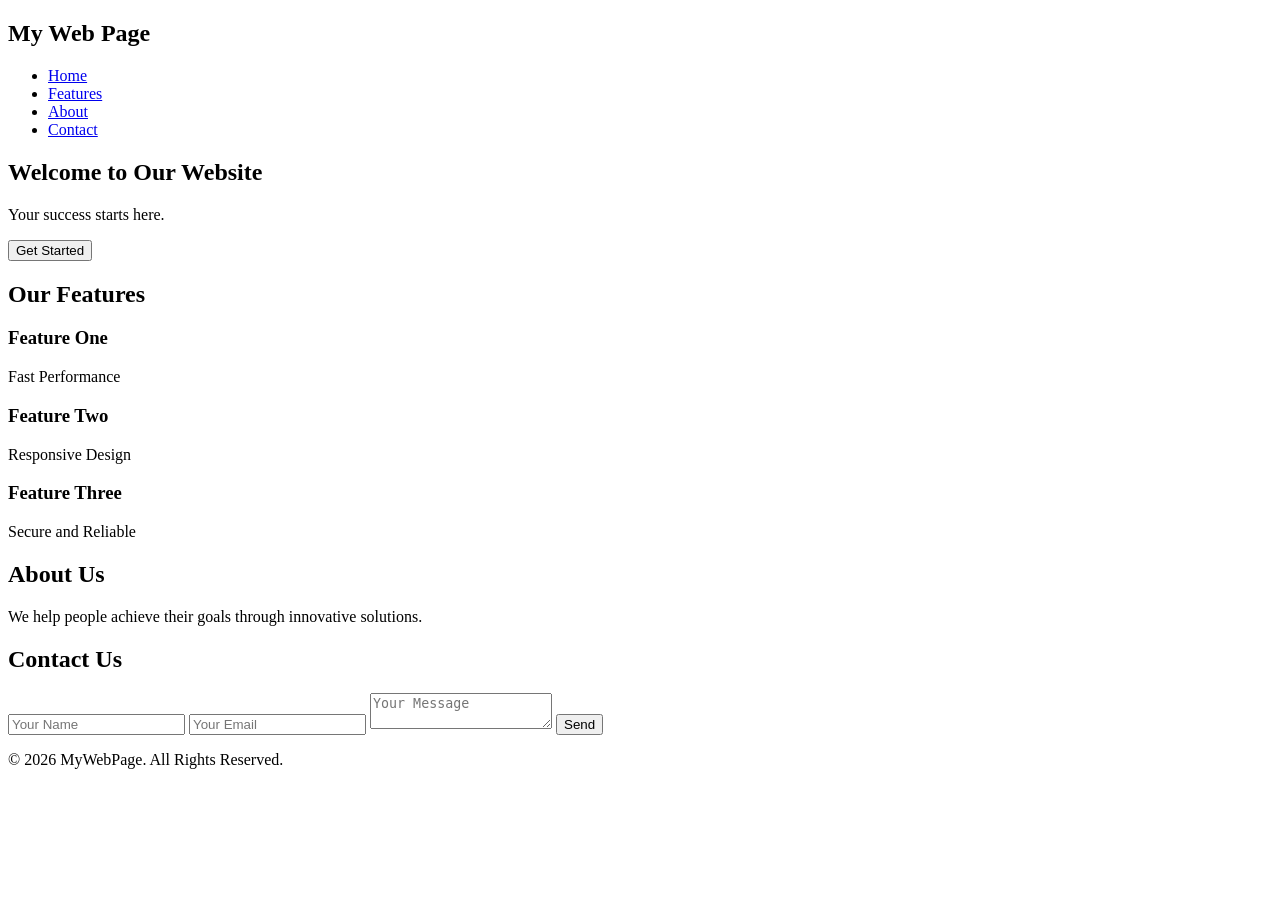
<file: Day_1/index.html>
<!DOCTYPE html>
<html lang="en">
<head>
    <meta charset="UTF-8">
    <meta name="viewport" content="width=device-width, initial-scale=1.0">
    <title>Landing Page</title>
</head>
<body>
    <header>
        <nav>
            <h1>My Web Page</h1>
             <ul>
                <li><a href="#home">Home</a></li>
                <li><a href="#features">Features</a></li>
                <li><a href="#about">About</a></li>
                <li><a href="#contact">Contact</a></li>
            </ul>
        </nav>
    </header>

    <section id="home">
        <h2>Welcome to Our Website</h2>
        <p>Your success starts here.</p>
        <button>Get Started</button>
    </section>

     <section id="features">
        <h2>Our Features</h2>

        <div>
            <h3>Feature One</h3>
            <p>Fast Performance</p>
        </div>

        <div>
            <h3>Feature Two</h3>
            <p>Responsive Design</p>
        </div>

        <div>
            <h3>Feature Three</h3>
            <p>Secure and Reliable</p>
        </div>
    </section>

    <section id="about">
        <h2>About Us</h2>
        <p>We help people achieve their goals through innovative solutions.</p>
    </section>

     <section id="contact">
        <h2>Contact Us</h2>
        <form>
            <input type="text" placeholder="Your Name">
            <input type="email" placeholder="Your Email">
            <textarea placeholder="Your Message"></textarea>
            <button type="submit">Send</button>
        </form>
    </section>

    <footer>
        <p>&copy; 2026 MyWebPage. All Rights Reserved.</p>
    </footer>

</body>
</html>
</file>
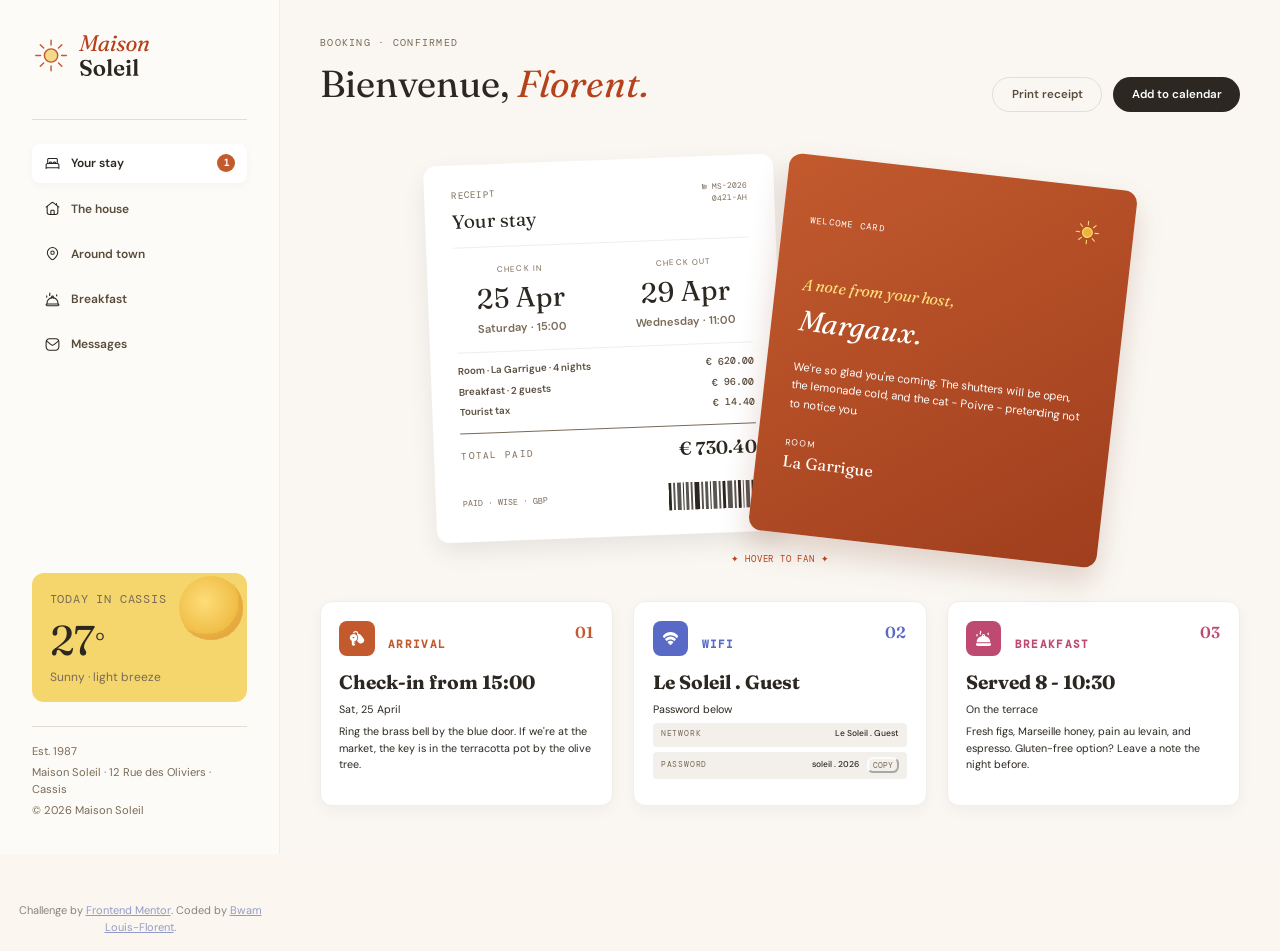
<file: Day_2/index.html>
<!DOCTYPE html>
<html lang="en">
<head>
  <meta charset="UTF-8">
  <meta name="viewport" content="width=device-width, initial-scale=1.0"> <!-- displays site properly based on user's device -->

  <link rel="icon" type="image/png" sizes="32x32" href="./assets/images/favicon-32x32.png">

  <title>Hotel booking confirmation page</title>

  <!-- Google fonts -->
   <link rel="preconnect" href="https://fonts.googleapis.com">
   <link rel="preconnect" href="https://fonts.gstatic.com" crossorigin>
   <link href="https://fonts.googleapis.com/css2?family=DM+Mono:ital,wght@0,400;0,500;1,400&family=DM+Sans:ital,opsz,wght@0,9..40,400;0,9..40,500;0,9..40,600;1,9..40,400&family=Fraunces:ital,opsz,wght@0,9..144,400;1,9..144,400&display=swap" rel="stylesheet">

   <link rel="stylesheet" href="styles.css">
  <style>
    .attribution { font-size: 0.6875rem; text-align: center; }
    .attribution a { color: hsl(228, 45%, 44%); }
  </style>
</head>
<body>
<aside>
  <!-- Sidebar starts -->

  <img src="images/logo.svg" alt="Mon Soleil">

  <!-- Guest navigation -->

  <nav>
    <ul>
      <li><a href="#"><img src="images/icon-bed.svg" alt="">Your stay <span>1</span></a></li>
      <li><a href="#"><img src="images/icon-house.svg" alt="">The house</a></li>
      <li><a href="#"><img src="images/icon-pin.svg" alt="">Around town</a></li>
      <li><a href="#"><img src="images/icon-breakfast-outline.svg" alt="">Breakfast</a></li>
      <li><a href="#"><img src="images/icon-mail.svg" alt="">Messages</a></li>
    </ul>
  </nav>

  <!-- Local weather -->
<div class="weather-card">

<div class="weather-top">
  <p>Today in Cassis</p>
  <img src="images/icon-weather.svg" alt="" class="weather-icon">
</div>

<div class="weather-temperature">
  <span>27</span><sup>°</sup>
</div>

  <p class="weather-condition">Sunny · light breeze</p>

</div>  

<footer>
  <p>Est. 1987</p>
  <P>Maison Soleil · 12 Rue des Oliviers · Cassis</P>
  <p>© 2026 Maison Soleil</p>
</footer>  

  <!-- Sidebar ends -->
</aside>

<main>
  <!-- Main content starts -->
<header>
  <div>
    <p>Booking · Confirmed</p>
  <h1>Bienvenue, <em>Florent.</em></h1>
  </div>  
  <div class="header-actions">
  <button class="btn-outline">Print receipt</button>
  <button class="btn-filled">Add to calendar</button>
  </div>
</header>

  <!-- Booking cards start -->
<div>
 <!-- Receipt + host one -->
<section class="booking-visual">

<article class="receipt">
<div class="receipt-top">
  <div>  
  <p class="receipt-label">Receipt</p>
  <h2>Your stay</h2>
  </div>
  <div class="receipt-number">
  <p>№ MS-2026</p>
  <p>0421-AH</p>
  </div>
  </div>

<div class="date-grid">
  <div>
  <p class="small-label">Check in</p>
  <p class="big-date">25 Apr</p>
  <p class="small-text">Saturday · 15:00</p>
  </div>  

  <div>
  <p class="small-label">Check out</p>
  <p class="big-date">29 Apr</p>
  <p class="small-text">Wednesday · 11:00</p>
  </div>
  </div>

<div class="cost-list">
  <div><span>Room · La Garrigue · 4 nights</span><span>€ 620.00</span></div>
  <div><span>Breakfast · 2 guests</span><span>€ 96.00</span></div>
  <div><span>Tourist tax</span><span>€ 14.40</span></div>
  </div>  

<div class="total"> 
  <span>Total paid</span>
  <strong>€ 730.40</strong>
  </div> 

<div class="receipt-button">  
  <p>Paid · Wise · GBP</p>
  <img src="images/icon-barcode.svg" alt="barcode" class="barcode">
  </div>
<!-- Barcode image -->
</article>

<article class="host-note">
  <!-- Note from host card -->
   <img src="images/icon-sun.svg" alt="" class="host-sun">
  <p class="host-label">Welcome card</p>
  <p class="host-intro">A note from your host,</p>
  <h2>Margaux.</h2>
  <p class="host-message">We're so glad you're coming. The shutters will be open, the lemonade cold, and the cat - Poivre - pretending not to notice you.</p>
  <p class="room-label">Room</p>
  <p class="room-name">La Garrigue</p>

  <!-- Booking cards end -->
</article>
</section>

<p class="fan-label">✦ HOVER TO FAN ✦</p>

  <!-- Information cards -->

<section class="info-cards">

<article class="info-card">
    <!-- Arrival -->
  <img src="images/icon-key.svg" alt="" class="info-icon">  

  <span class="card-number">01</span>

  <h2>Arrival</h2>
  <h3>Check-in from 15:00</h3>
  <p class="card-date">Sat, 25 April</p>
  <p>Ring the brass bell by the blue door. If we're at the market, the key is in the terracotta pot by the olive tree.
</p>
</article>
 
<!-- Wifi -->
 <article class="info-card">
    <img src="images/icon-wifi.svg" alt="" class="info-icon">

    <span class="card-number">02</span>

    <h2>Wifi</h2>
    <h3>Le Soleil . Guest</h3>
    <p class="password-label">Password below</p>

    <div class="wifi-row">
    <span>NETWORK</span>
    <strong>Le Soleil . Guest</strong>
    </div>

    <div class="wifi-row">
    <span>PASSWORD</span>
    <strong>soleil . 2026</strong>
    <button>COPY</button>
    </div>
 </article>

<!-- Breakfast -->
<article class="info-card">
  <img src="images/icon-breakfast.svg" alt="" class="info-icon">  

  <span class="card-number">03</span>

  <h2>Breakfast</h2>
  <h3>Served 8 - 10:30</h3>
  <p>On the terrace</p>
  <p>Fresh figs, Marseille honey, pain au levain, and espresso. Gluten-free option? Leave a note the night before.</p>
</article> 

</section>
  
  <!-- Guest info row ends -->

  <!-- Main content ends -->
</main>

  <footer class="attribution">
    Challenge by <a href="https://www.frontendmentor.io?ref=challenge">Frontend Mentor</a>.
    Coded by <a href="#">Bwam Louis-Florent</a>.
  </footer>
</body>
</html>
</file>
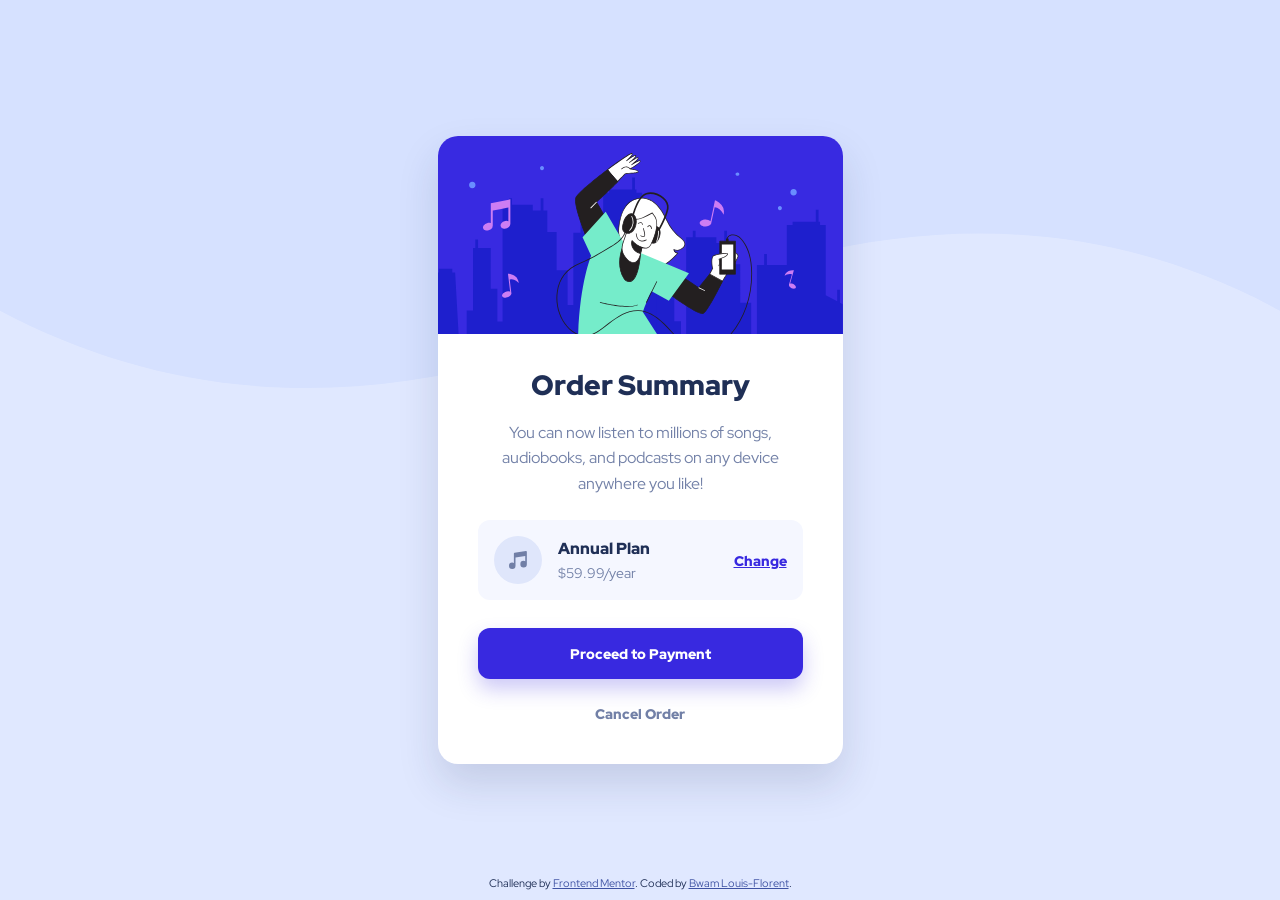
<file: Day_4/index.html>
<!DOCTYPE html>
<html lang="en">
<head>
  <meta charset="UTF-8">
  <meta name="viewport" content="width=device-width, initial-scale=1.0"> <!-- displays site properly based on user's device -->

<link rel="preconnect" href="https://fonts.googleapis.com">
<link rel="preconnect" href="https://fonts.gstatic.com" crossorigin>
<link href="https://fonts.googleapis.com/css2?family=Red+Hat+Display:ital,wght@0,300..900;1,300..900&display=swap" rel="stylesheet">
  <link rel="icon" type="image/png" sizes="32x32" href="./images/favicon-32x32.png">
  <link rel="stylesheet" href="style.css">
  
  <title>Frontend Mentor | Order summary card</title>

  <!-- Feel free to remove these styles or customise in your own stylesheet 👍 -->
  <style>
    .attribution { font-size: 0.6875rem; text-align: center; }
    .attribution a { color: hsl(228, 45%, 44%); }
  </style>
</head>
<body>
<section>
    <div class="container">
      <div class="image-container">
        <img src="./images/illustration-hero.svg" alt="illustration-hero" class="image">
      </div>
      <div class="content">
        <h1>Order Summary</h1>
        <p>You can now listen to millions of songs, audiobooks, and podcasts on any device anywhere you like!</p>
        <div class="plan">
          <img src="./images/icon-music.svg" alt="icon-music" class="icon">
          <div class="plan-details">
            <p>Annual Plan</p>
            <p>$59.99/year</p>
          </div>
          <a href="#" class="change">Change</a>
        </div>
        <button class="proceed">Proceed to Payment</button>
        <button class="cancel">Cancel Order</button>
      </div>
    </div>
  </section>

  <footer class="attribution">
    Challenge by <a href="https://www.frontendmentor.io?ref=challenge">Frontend Mentor</a>. 
    Coded by <a href="#">Bwam Louis-Florent</a>.
  </footer>
</body>                                                                                                                                                                     
</html>
</file>
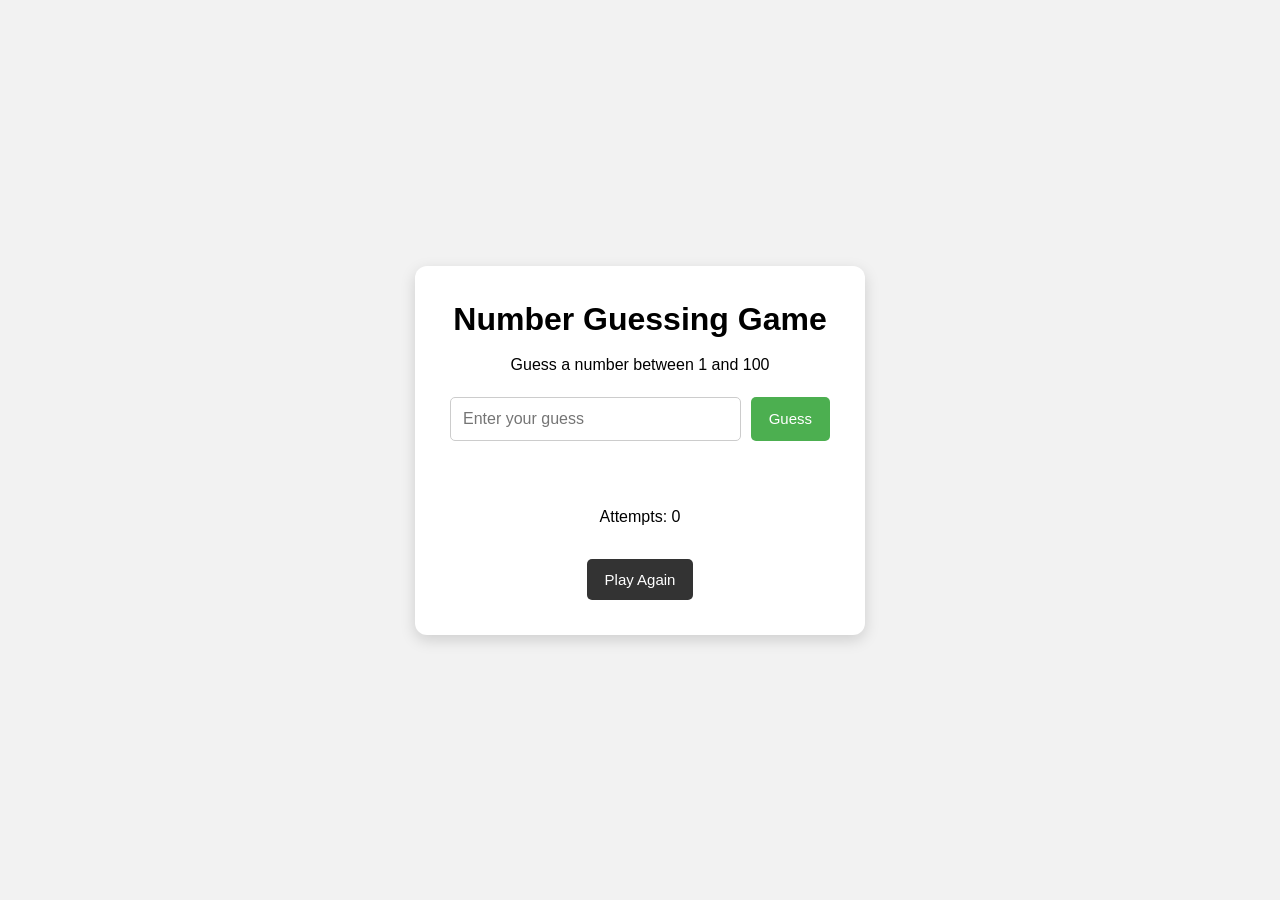
<file: Day_6/index.html>
<!DOCTYPE html>
<html lang="en">
<head>
    <meta charset="UTF-8">
    <meta name="viewport" content="width=device-width, initial-scale=1.0">

    <title>Number Guessing Game</title>

    <link rel="stylesheet" href="style.css">
</head>

<body>

    <div class="game-container">

        <h1>Number Guessing Game</h1>

        <p>
            Guess a number between 1 and 100
        </p>

        <div class="input-box">
            <input
                type="number"
                id="guessInput"
                placeholder="Enter your guess"
                min="1"
                max="100"
            >

            <button id="guessBtn">Guess</button>
        </div>

        <p id="message"></p>

         <p>
            Attempts: <span id="attempts">0</span>
        </p>

        <button id="restartBtn">Play Again</button>

    </div>

    <script src="script.js"></script>

</body>
</html>
</file>
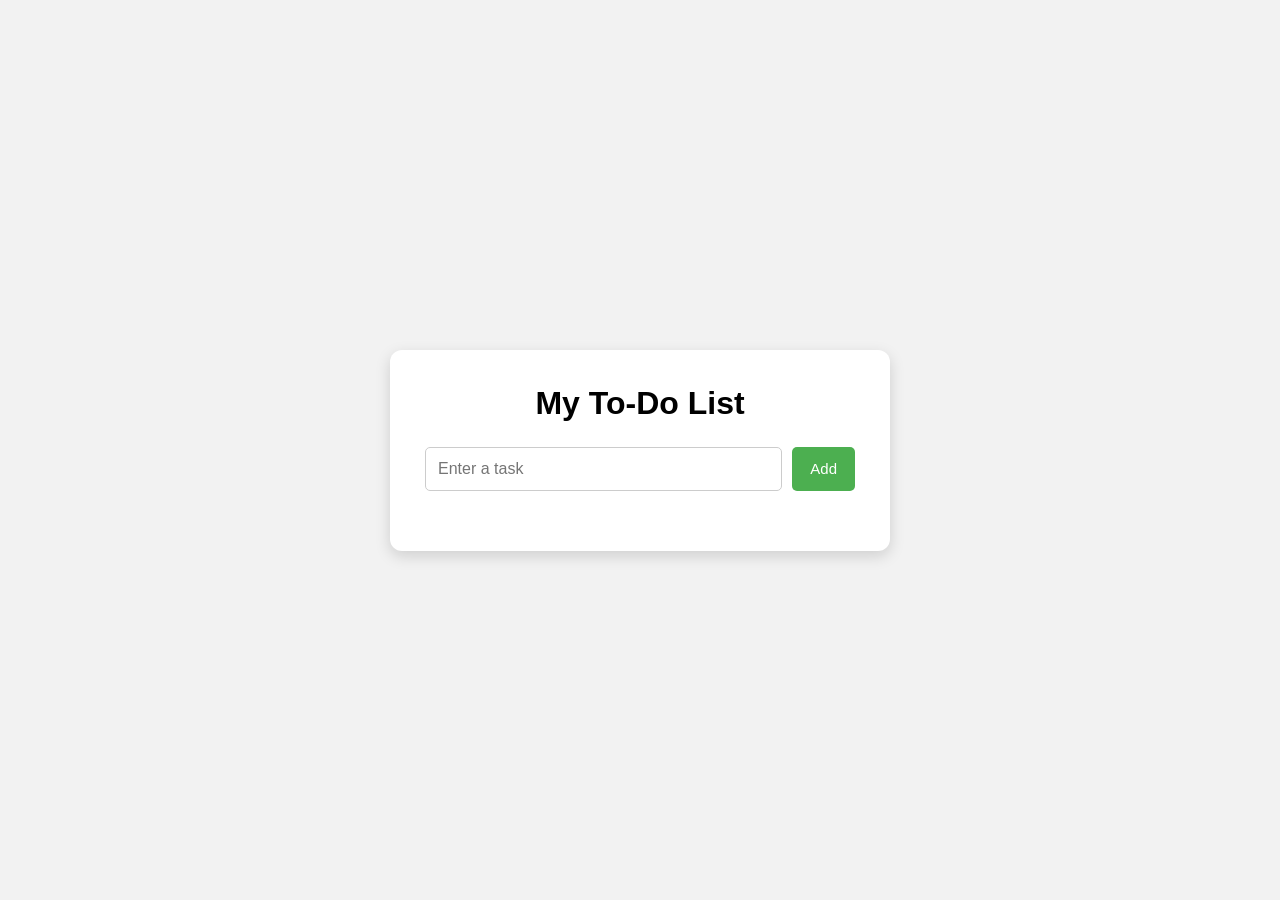
<file: Day_7/index.html>
<!DOCTYPE html>
<html lang="en">
<head>
    <meta charset="UTF-8">
    <meta name="viewport" content="width=device-width, initial-scale=1.0">
    <title>To-Do List</title>
    <link rel="stylesheet" href="style.css">
</head>

<body>

    <div class="container">
        <h1>My To-Do List</h1>

                <div class="input-box">
            <input type="text" id="taskInput" placeholder="Enter a task">
            <button id="addBtn">Add</button>
        </div>

        <ul id="taskList"></ul>
    </div>

    <script src="script.js"></script>
</body>
</html>
</file>
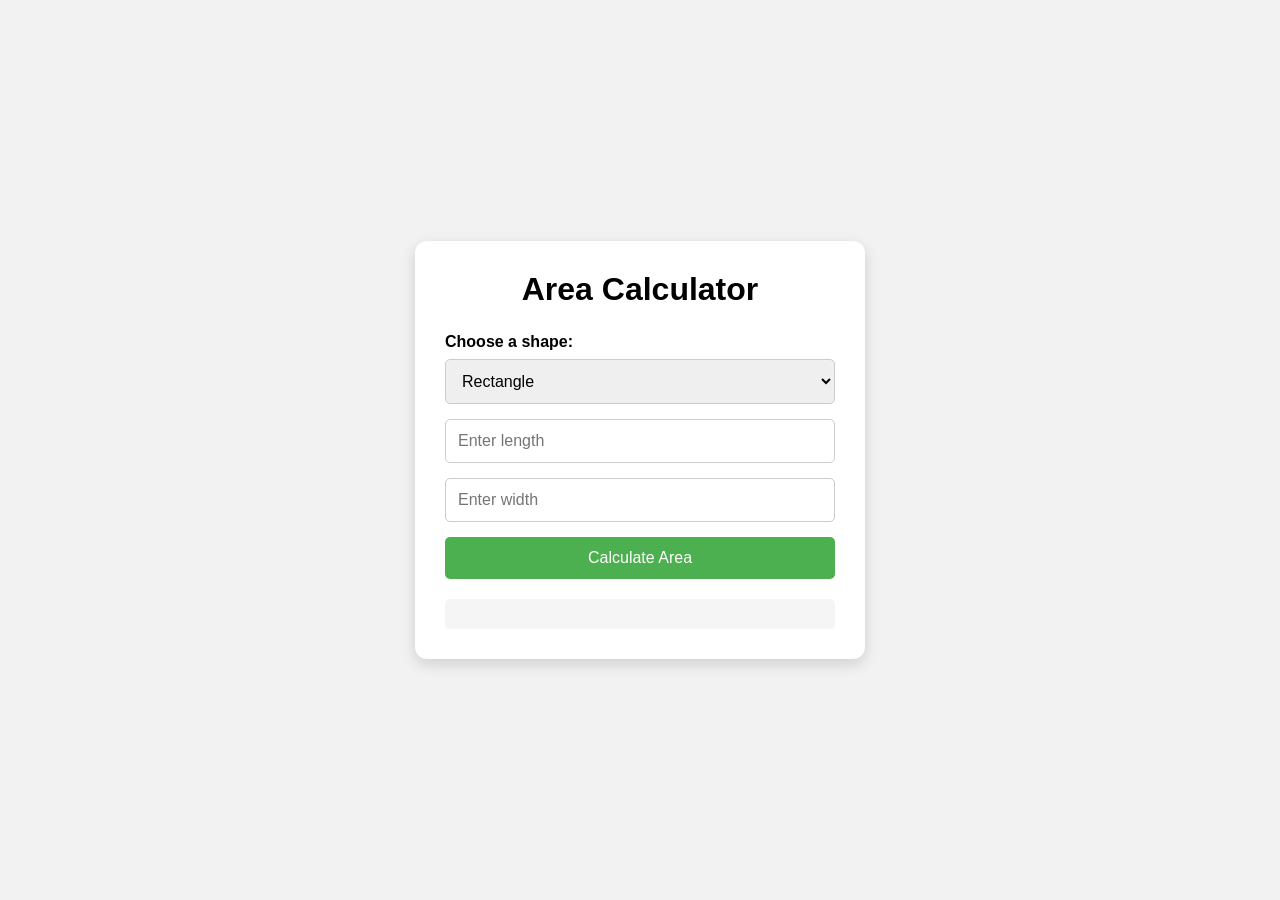
<file: Day_7_2/index.html>
<!DOCTYPE html>
<html lang="en">
<head>
    <meta charset="UTF-8">
    <meta name="viewport" content="width=device-width, initial-scale=1.0">

    <title>Area Calculator</title>

    <link rel="stylesheet" href="style.css">
</head>

<body>

    <div class="container">

        <h1>Area Calculator</h1>

         <label for="shape">Choose a shape:</label>

        <select id="shape">
            <option value="rectangle">Rectangle</option>
            <option value="square">Square</option>
            <option value="triangle">Triangle</option>
            <option value="circle">Circle</option>
        </select>

        <div id="inputs"></div>

        <button id="calculateBtn">Calculate Area</button>

        <div id="result"></div>

    </div>

    <script src="script.js"></script>

</body>
</html>
</file>
<file: Day_2/styles.css>
/* ==============================================
   MAISON SOLEIL — Booking Confirmation Page
   ============================================== */

/* ---------- Design Tokens ---------- */
:root {
  /* Neutral */
  --clr-neutral-900: hsl(33, 15%, 15%);
  --clr-neutral-800: hsl(33, 22%, 20%);
  --clr-neutral-700: hsl(32, 20%, 29%);
  --clr-neutral-600: hsl(33, 17%, 41%);
  --clr-neutral-400: hsl(36, 22%, 86%);
  --clr-neutral-200: hsl(30, 24%, 93%);
  --clr-neutral-100: hsl(35, 60%, 96%);
  --clr-neutral-50:  hsl(40, 60%, 98%);
  --clr-neutral-0:   hsl(0, 0%, 100%);

  /* Sun */
  --clr-sun-500: hsl(42, 83%, 58%);
  --clr-sun-300: hsl(44, 84%, 75%);
  --clr-sun-200: hsl(45, 100%, 74%);
  --clr-sun-50:  hsl(41, 100%, 93%);

  /* Terracotta */
  --clr-terracotta-700: hsl(15, 69%, 37%);
  --clr-terracotta-600: hsl(15, 74%, 41%);
  --clr-terracotta-500: hsl(18, 62%, 47%);
  --clr-terracotta-400: hsl(22, 72%, 56%);

  /* Accent */
  --clr-blue-500: hsl(230, 49%, 56%);
  --clr-rose-500: hsl(340, 48%, 52%);

  /* Typography */
  --ff-heading: 'Fraunces', serif;
  --ff-body:    'DM Sans', sans-serif;
  --ff-mono:    'DM Mono', monospace;
}

/* ---------- Reset ---------- */
*,
*::before,
*::after {
  box-sizing: border-box;
  margin: 0;
  padding: 0;
}

body {
  font-family: var(--ff-body);
  font-size: 0.875rem;
  color: var(--clr-neutral-900);
  background-color: var(--clr-neutral-100);
  line-height: 1.5;
}

/* ---------- Two-Column Layout ---------- */
body {
  display: grid;
  grid-template-columns: 280px 1fr;
  min-height: 100vh;
}

/* ---------- Sidebar ---------- */
aside {
  background-color: var(--clr-neutral-50);
  color: var(--clr-neutral-900);
  padding: 2rem;
  display: flex;
  flex-direction: column;
  border-right: 1px solid var(--clr-neutral-200);
}

/* ---------- Maison Soleil ---------- */
aside img {
  margin-bottom: 2.5rem;
  width: 120px;
  height: auto;  
}

/* ---------- Navigation ------------- */
aside nav ul {
    list-style: none;
    padding: 0;
    display: flex;
    flex-direction: column;
    gap: 0.4rem;
    border-top: 1px solid var(--clr-neutral-400);
    padding-top: 1.5rem;
    margin: 0;
}

aside nav li a {
    color: var(--clr-neutral-700);
    text-decoration: none;
    font-size: 0.75rem;
    display: flex;
    align-items: center;
    width: 100%;
    min-height: 42%;
    padding: 0.65rem 0.75rem;
    border-radius: 8px;
    font-family: var(--ff-body);
    transition: background 0.2s ease;
    font-weight: 600;
}

aside nav li a:hover {
  background-color: var(--clr-neutral-200);
}

/* Icons */
aside nav li a img {
  width: 17px;
  height: 17px;
  margin-right: 0.65rem;

}

/* Active button */
aside nav li:first-child a {
  background: white;
  color: var(--clr-neutral-900);
  box-shadow: 0 2px 8px rgba(0, 0, 0, 0.04);
}

aside nav li:first-child a:hover {
  background-color: var(--clr-neutral-400);
}

/* Number inside "Your Stay" */
aside nav li:first-child a span {
  display: flex;
  align-items: center;
  justify-content: center;
  width: 18px;
  height: 18px;
  margin-left: auto;
  border-radius: 50%;
  background: var(--clr-terracotta-500);
  color: white;
  font-family: var(--ff-mono);
  font-size: 0.55rem;
  line-height: 1;
}

/* Weather Card */
.weather-card {
  margin-top: auto;
  padding: 1.1rem 1.1rem 1rem;
  border-radius: 12px;
  background: #f4d66d;
  color: var(--clr-neutral-900);
  position: relative;
  overflow: hidden;
}

/* Top line */
.weather-top {
  display: flex;
  justify-content: space-between;
  align-items: flex-start;
  position: relative;
  z-index: 1;
}

.weather-top p {
  margin: 0;
  font-family: var(--ff-mono);
  font-size: 0.58rem;
  text-transform: uppercase;
  letter-spacing: 0.05rem;
}

.weather-icon {
  position: absolute;
  top: -14px;
  right: -14px;
  width: 64px;
  height: 64px;
  opacity: 0.9;
}

/* Temperature */
.weather-temperature {
    display: flex;
    align-items: flex-start;
    margin-top: 0.5rem;
    position: relative;
    z-index: 1;
}

.weather-temperature span {
    font-family: var(--ff-heading);
    font-size: 2.6rem;
    font-weight: 400;
    line-height: 1;
}

.weather-temperature sup {
    margin-top: 0.2rem;
    font-family: var(--ff-heading);
    font-size: 1.6rem;
}

/* Weather description */
.weather-condition {
    margin: 0.4rem 0 0;
    font-family: var(--ff-body);
    font-size: 0.65rem;
    color: var(--clr-neutral-700);
    position: relative;
    z-index: 1;
}

aside > div p:first-child {
    font-size: 0.75rem;
    color: var(--clr-neutral-600);
    margin-bottom: 0.25rem;
}

.weather-temp {
    font-size: 2rem;
    font-weight: 500;
    margin-bottom: 0.25rem;
}

aside > div p:last-child {
    font-size: 0.75rem;
    color: var(--clr-neutral-600);
}

/* Sidebar footer */
aside footer {
    margin-top: 1.5rem;
    font-size: 0.7rem;
    color: var(--clr-neutral-600);
    border-top: 1px solid var(--clr-neutral-400);
    padding-top: 1rem;
}

aside footer p {
    margin-bottom: 0.25rem;
}

/* ================= MAIN ================= */

main {
  width: 100%;
  max-width: 1100px;
  padding: 2.2rem 2.5rem 3rem;
  margin: 0 auto;
  background: #faf7f2;
}

main header {
  display: flex;
  justify-content: space-between;
  align-items: flex-end;
  margin-bottom: 2.2rem;
}

main header p {
  margin-bottom: 0.3rem;
  color: var(--clr-neutral-600);
  font-family: var(--ff-mono);
  font-size: 0.65rem;
  text-transform: uppercase;
  letter-spacing: 0.08rem;
}

main header h1 {
  font-family: var(--ff-heading);
  font-size: clamp(2rem, 3vw, 2.35rem);
  font-weight: 400;
}

main header h1 em {
  color: var(--clr-terracotta-600);
}

.header-actions {
  display: flex;
  gap: 0.7rem;
}

.btn-outline,
.btn-filled {
  padding: 0.55rem 1.15rem;
  border-radius: 2rem;
  font-family: var(--ff-body);
  font-size: 0.72rem;
  font-weight: 600;
}

.btn-outline {
  border: 1px solid var(--clr-neutral-400);
  background: transparent;
  color: var(--clr-neutral-700);
}

.btn-filled {
  border: none;
  background: var(--clr-neutral-900);
  color: white;
}

.header-actions .btn-outline:hover {
    border-color: var(--clr-neutral-600);
    color: var(--clr-neutral-900);
}

.header-actions .btn-filled:hover {
    background-color: var(--clr-neutral-700);
}

/* ================= RECEIPT + HOST CARD ================= */

.booking-visual {
  position: relative;
  width: min(700px, 100%);
  min-height: 385px;
  display: grid;
  grid-template-columns: 1.20fr 1.20fr;
  align-items: center;
  margin: 0 auto;
}

.receipt {
  position: relative;
  z-index: 2;
  width: 100%;
  min-height: 355px;
  padding: 1.5rem 1.7rem;
  border-radius: 0.8rem;
  background: white;
  box-shadow: 0 10px 25px rgba(0,0,0,0.08);
  transform: rotate(-2.2deg);
}

.receipt-top {
  display: flex;
  justify-content: space-between;
  padding-bottom: 0.7rem;
  border-bottom: 1px solid var(--clr-neutral-200);
}

.receipt-label {
  color: var(--clr-neutral-600);
  font-family: var(--ff-mono);
  font-size: 0.58rem;
  text-transform: uppercase;
  letter-spacing: 0.08rem;
}

.receipt-top h2 {
  margin-top: 0.25rem;
  font-family: var(--ff-heading);
  font-size: 1.2rem;
  font-weight: 400;
}

.receipt-number {
  color: var(--clr-neutral-600);
  font-family: var(--ff-mono);
  font-size: 0.5rem;
  text-align: right;
}

.date-grid {
  display: grid;
  grid-template-columns: 1fr 1fr;
  gap: 2rem;
  padding: 1rem 0 0.9rem;
  text-align: center;
}

.small-label {
  margin-bottom: 0.50rem;
  color: var(--clr-neutral-600);
  font-size: 0.50rem;
  text-transform: uppercase;
  letter-spacing: 0.07rem;
}

.big-date {
  font-family: var(--ff-heading);
  font-size: 1.75rem;
  line-height: 1.1;
}

.small-text {
  color: var(--clr-neutral-600);
  font-size: 0.70rem;
  font-weight: 600;
  margin-top: 0.4rem;
}

.cost-list {
  padding-top: 0.7rem;
  border-top: 1px solid var(--clr-neutral-200);
  font-weight: 590;
}

.cost-list div {
  display: flex;
  justify-content: space-between;
  gap: 1rem;
  margin-bottom: 0.35rem;
  color: var(--clr-neutral-700);
  font-size: 0.62rem;

}

.cost-list div span:last-child {
  font-family: var(--ff-mono);
  white-space: nowrap;
}

.total {
  display: flex;
  justify-content: space-between;
  align-items: center;
  padding-top: 0.55rem;
  margin-top: 0.8rem;
  border-top: 1px solid var(--clr-neutral-600);
}

.total span {
  font-family: var(--ff-mono);
  font-size: 0.6rem;
  text-transform: uppercase;
  letter-spacing: 0.08rem;
  color: var(--clr-neutral-600);
}

.total strong {
  font-family: var(--ff-heading);
  font-size: 1.15rem;
  font-weight: 590;
}

.receipt-button {
  display: flex;
  justify-content: space-between;
  align-items: flex-end;
  margin-top: 0.5rem;
}

.receipt-button p {
  color: var(--clr-neutral-600);
  font-family: var(--ff-mono);
  font-size: 0.53rem;
  text-transform: uppercase;
  margin-bottom: 0.4rem;
}

.barcode {
  width: 70px;
  height: auto;
}

/* ================= HOST NOTE ================= */

.host-note {
  position: relative;
  z-index: 3;
  width: 100%;
  min-height: 325px;
  margin-left: -12px;
  margin-top: 1.5rem;
  padding: 3.7rem 1.7rem;
  border-radius: 0.8rem;
  color: white;
  background: linear-gradient(145deg, var(--clr-terracotta-500), var(--clr-terracotta-700));
  box-shadow: 0 15px 30px rgba(120, 55, 30, 0.2);
  transform: rotate(6.5deg);
}

.host-sun {
  position: absolute;
  top: 1.5rem;
  right: 1.6rem;
  width: 2rem;
  height: 2rem;
}

.host-label {
  margin-bottom: 2.8rem;
  font-family: var(--ff-mono);
  font-size: 0.55rem;
  text-transform: uppercase;
  letter-spacing: 0.08rem;
}

.host-intro {
  margin-bottom: 0.15rem;
  color: var(--clr-sun-200);
  font-family: var(--ff-heading);
  font-size: 1rem;
  font-style: italic;
}

.host-note h2 {
  margin-bottom: 1rem;
  font-family: var(--ff-heading);
  font-size: 1.8rem;
  font-style: italic;
  font-weight: 400;
}

.host-message {
  max-width: 300px;
  margin-bottom: 1.5rem;
  font-size: 0.7rem;
  line-height: 1.65;
}

.room-label {
  font-size: 0.55rem;
  text-transform: uppercase;
  letter-spacing: 0.08rem;
}

.room-name {
  font-family: var(--ff-heading);
  font-size: 1rem;
}

.fan-label {
  margin-top: 0.2rem;
  color: var(--clr-terracotta-600);
  font-family: var(--ff-mono);
  font-size: 0.55rem;
  text-align: center;
  letter-spacing: 0.05rem;
}

/* ================= THREE INFO CARDS ================= */
.info-cards {
  width: 100%;
  margin-top: 2.2rem;
  display: grid;
  grid-template-columns: repeat(3, minmax(0, 1fr));
  gap: 1.25rem;
}

.info-card {
  position: relative;
  min-height: 205px;
  padding: 1.15rem;
  border: 1px solid var(--clr-neutral-200);
  border-radius: 0.75rem;
  background: white;
  box-shadow: 0 5px 15px rgba(0,0,0,0.04);
}

/* Card numbers */
.card-number {
    font-family: var(--ff-heading);
    font-size: 1rem;
    line-height: 1;
    position: absolute;
    top: 1.35rem;
    right: 1.2rem;
    font-weight: 600;
}

/* 01 — Arrival */
.info-card:nth-child(1) .card-number {
    color: var(--clr-terracotta-500);
}

/* 02 — Wifi */
.info-card:nth-child(2) .card-number {
    color: var(--clr-blue-500);
}

/* 03 — Breakfast */
.info-card:nth-child(3) .card-number {
    color: var(--clr-rose-500);
}


.info-card h2 {
  display: inline-block;
  vertical-align: middle;
  margin-left: 0.6rem;
  font-family: var(--ff-mono);
  font-size: 0.7rem;
  font-weight: 600;
  text-transform: uppercase;
  letter-spacing: 0.08rem;
}

.info-card:nth-child(1) h2  {
    color: var(--clr-terracotta-500);
}

.info-card:nth-child(2) h2 {
    color: var(--clr-blue-500);
}

.info-card:nth-child(3) h2 {
    color: var(--clr-rose-500);
} 

.info-card h3 {
  margin-bottom: 0.25rem;
  font-size: 1.2rem;
  font-family: var(--ff-heading);
}

.info-card p {
  margin-bottom: 0.35rem;
  color: var(--clr-neutral-900);
  font-size: 0.67rem;
  line-height: 1.55;
}


.password-label {
  font-size: 0.58rem;
  color: var(--clr-neutral-600);
}

.wifi-row {
  display: flex;
  align-items: center;
  gap: 0.5rem;
  padding: 0.35rem 0.5rem;
  margin-top: 0.3rem;
  border-radius: 0.25rem;
  background: #f3f0eb;
  font-size: 0.53rem;
}

.wifi-row span {
  color: var(--clr-neutral-600);
  font-family: var(--ff-mono);
  letter-spacing: 0.05rem;
}

.wifi-row strong {
  margin-left: auto;
  font-weight: 500;
}

.wifi-row button {
  border-color: rgb(252, 252, 252);
  border-radius: 0.4rem;
  width: 2rem;
  height: 1rem;
  background: transparent;
  color: var(--clr-neutral-600);
  font-family: var(--ff-mono);
  font-size: 0.5rem;
  cursor: pointer;
}

/* ================= ATTRIBUTION ================= */

.attribution {
  margin-top: 2rem;
  padding: 1rem;
  font-size: 0.55rem;
  opacity: 0.55;
}

.attribution a {
  color: hsl(228, 45%, 44%);
}

/* ICONS */
aside nav a img {
    width: 1rem;
    height: 1rem;
    margin-bottom: 0;
    margin-right: 0.6rem;
    vertical-align: middle;
}

/* Receipt barcode */
.receipt .barcode {
    display: block;
    width: 90px;
    height: auto;
    margin-top: 0.75rem;
}

/* Sun icon on the host-note card */
.host-note .host-sun {
    position: absolute;
    top: 2rem;
    right: 2rem;
    width: 1.75rem;
    height: 1.75rem;
}

/* Info cards icons */
.info-cards article {
    position: relative;
}

.info-icon {
    display: inline-block;
    vertical-align: middle;
    width: 1.2rem;
    height: 1.2rem;
    padding: 0.5rem;
    box-sizing: content-box;
    border-radius: 0.5rem;
    margin-bottom: 0.75rem;
}

.info-cards article:nth-of-type(1) .info-icon {
    background-color: var(--clr-terracotta-500);
}

.info-cards article:nth-of-type(2) .info-icon {
    background-color: var(--clr-blue-500);
}

.info-cards article:nth-of-type(3) .info-icon {
    background-color: var(--clr-rose-500);
}

/* ================= RESPONSIVE ================= */

/* Tablet: narrow the sidebar, tighten spacing, keep the
   two-column layout */
@media (max-width: 1024px) {
  body {
    grid-template-columns: 220px 1fr;
  }

  aside {
    padding: 1.5rem;
  }

  main {
    padding: 2rem 1.75rem;
  }

  .booking-visual {
    width: 100%;
  }

  .host-message {
    max-width: 100%;
  }

  .weather-icon {
    width: 48px;
    height: 48px;
    top: -10px;
    right: -10px;
  }

  .weather-top p {
    max-width: 75%;
  }
}

/* Mobile: stack sidebar above content, single-column info
   cards, cards stack instead of sitting side by side */
@media (max-width: 768px) {
  body {
    display: block;
  }

  aside {
    border-right: none;
    border-bottom: 1px solid var(--clr-neutral-200);
  }

  .weather-card {
    margin-top: 1.5rem;
  }

  aside footer {
    margin-top: 1.5rem;
  }

  main {
    max-width: 100%;
    padding: 2rem 1.5rem;
  }

  main header {
    align-items: flex-start;
    flex-direction: column;
    gap: 1rem;
  }

  .booking-visual {
    display: flex;
    flex-direction: column;
    min-height: auto;
    width: 100%;
  }

  .receipt {
    width: 96%;
    min-height: auto;
    transform: rotate(-1deg);
  }

  .host-note {
    width: 90%;
    min-height: auto;
    margin: -1rem 0 0 auto;
    transform: rotate(2deg);
  }

  .info-cards {
    grid-template-columns: 1fr;
  }

  .attribution {
    text-align: center;
  }
}

/* Small mobile: single-column dates, no card rotation,
   tighter type/padding so nothing overflows */
@media (max-width: 480px) {
  main {
    padding: 1.5rem 1rem;
  }

  main header h1 {
    font-size: 1.75rem;
  }

  .header-actions {
    width: 100%;
  }

  .btn-outline,
  .btn-filled {
    flex: 1;
    text-align: center;
  }

  .receipt,
  .host-note {
    width: 100%;
    margin-left: 0;
    transform: none;
  }

  .receipt {
    padding: 1.25rem;
  }

  .host-note {
    padding: 1.75rem 1.25rem;
  }

  .date-grid {
    grid-template-columns: 1fr;
    gap: 1rem;
    text-align: left;
  }

  .receipt-top {
    flex-wrap: wrap;
    gap: 0.5rem;
  }

  .receipt-number {
    text-align: left;
  }

  .wifi-row {
    flex-wrap: wrap;
  }

  .wifi-row strong {
    margin-left: 0;
  }
}
</file>
<file: Day_4/style.css>
:root {
/* Primary */
--blue-100: hsl(225, 100%, 94%);
--blue-700: hsl(245, 75%, 52%);

/* Neutral */
--blue-50: hsl(225, 100%, 98%);
--gray-600: hsl(224, 23%, 55%);
--blue-950: hsl(223, 47%, 23%);
}

* {
  box-sizing: border-box;
}

body {
  font-family: 'Red Hat Display', sans-serif;
  background-color: var(--blue-100);
  color: var(--blue-950);
  background-image: url("./images/pattern-background-desktop.svg");
  background-repeat: no-repeat;
  background-position: top center;
  background-size: 100% auto;
  margin: 0;
  padding: 1.5rem;
    display: flex;
  justify-content: center;
  align-items: center;
  min-height: 100vh;
}

.container {
  background-color: white;
  border-radius: 1.25rem;
  width: 100%;
  max-width: 405px;
  overflow: hidden;
  box-shadow: 0 20px 40px rgba(31, 47, 86, 0.15);
}

.image {
  display: block;
  width: 100%;
}

.container .content {
  padding: 2rem 2.5rem 2.5rem;
  text-align: center;
  display: flex;
  flex-direction: column;
}

.content h1 {
  font-weight: 900;
  font-size: 1.75rem;
  margin: 0 0 1rem;
}

.content > p {
  margin: 0 auto 1.5rem;
  max-width: 310px;
  color: var(--gray-600);
  font-size: 1rem;
  line-height: 1.6;
}

.plan {
  display: flex;
  align-items: center;
  background-color: var(--blue-50);
  padding: 1rem;
  border-radius: 0.75rem;
  margin-bottom: 1.75rem;
}

.icon {
  width: 48px;
  height: 48px;
  flex-shrink: 0;
}

.plan-details {
  margin-left: 1rem;
  text-align: left;
  flex: 1;
}

.plan-details p {
  margin: 0;
}

.plan-details p:first-child {
  font-weight: 900;
  margin-bottom: 0.25rem;
}

.plan-details p:last-child {
  color: var(--gray-600);
  font-size: 0.9rem;
}

.change {
  color: var(--blue-700);
  font-weight: 900;
  font-size: 0.9rem;
  text-decoration: underline;
}

.change:hover {
  color: var(--gray-600);
  text-decoration: none;
}

.proceed {
  width: 100%;
  background: var(--blue-700);
  color: white;
  border: none;
  padding: 1rem;
  border-radius: 0.75rem;
  font-family: inherit;
  font-size: 0.9rem;
  font-weight: 900;
  cursor: pointer;
  box-shadow: 0 10px 20px rgba(56, 41, 224, 0.25);
  margin-bottom: 1.5rem;
}

.proceed:hover {
  background-color: hsl(245, 83%, 68%);
}

.cancel {
  background: none;
  border: none;
  font-weight: 900;
  color: var(--gray-600);
  font-family: inherit;
  font-size: 0.9rem;
  cursor: pointer;
}

.cancel:hover {
  color: var(--blue-950);
}

.attribution {
  position:fixed;
  bottom: 10px;
  left: 0rem;
  right: 0rem;
  font-size: 0.6875rem;
  text-align: center;
}

/* Responsive */
@media (max-width: 500px) {
  body {
    padding: 1.5rem;
    background-image: url("./images/pattern-background-mobile.svg");
    background-size: 100% auto;
  }

  .container {
    max-width: 327px;
  }

   .container .content {
    padding: 2rem 1.5rem 1.75rem;
  }

  .content h1 {
    font-size: 1.4rem;
  }

  .content > p {
    font-size: 0.9rem;
    line-height: 1.6;
  }

  .plan {
    padding: 0.9rem;
  }

  .plan-details {
    margin-left: 0.8rem;
  }

  .plan-details p {
    font-size: 0.85rem;
  }

  .change {
    font-size: 0.8rem;
  }

  .proceed {
    font-size: 0.85rem;
  }

  .attribution {
    display: none;
  }
  
}
</file>
<file: Day_6/style.css>
* {
    margin: 0;
    padding: 0;
    box-sizing: border-box;
}

body {
    font-family: Arial, sans-serif;

    min-height: 100vh;
    padding: 20px;

    display: flex;
    justify-content: center;
    align-items: center;

    background-color: #f2f2f2;
}

.game-container {
    width: 100%;
    max-width: 450px;

    padding: 35px;

    text-align: center;

    background-color: white;

    border-radius: 12px;

    box-shadow: 0 5px 15px rgba(0, 0, 0, 0.15);
}

h1 {
    margin-bottom: 15px;

    font-size: 32px;
}

p {
    margin-bottom: 20px;

    line-height: 1.5;
}

.input-box {
    display: flex;
    gap: 10px;

    width: 100%;

    margin-bottom: 20px;
}

input {
    flex: 1;
    min-width: 0;

    padding: 12px;

    border: 1px solid #ccc;
    border-radius: 5px;

    font-size: 16px;
}

button {
    padding: 12px 18px;

    border: none;
    border-radius: 5px;

    background-color: #4CAF50;

    color: white;

    cursor: pointer;

    font-size: 15px;
}

button:hover {
    background-color: #45a049;
}

button:disabled {
    background-color: #aaa;
    cursor: not-allowed;
}

#message {
    min-height: 24px;

    font-weight: bold;
}

#restartBtn {
    margin-top: 10px;

    background-color: #333;
}

#restartBtn:hover {
    background-color: #555;
}


/* =========================
   TABLETS
========================= */

@media (max-width: 768px) {

    body {
        padding: 20px;
    }

    .game-container {
        max-width: 500px;

        padding: 30px;
    }

    h1 {
        font-size: 28px;
    }
}


/* =========================
   MOBILE PHONES
========================= */

@media (max-width: 480px) {

    body {
        padding: 15px;
    }

    .game-container {
        width: 100%;

        padding: 25px 20px;

        border-radius: 10px;
    }

    h1 {
        font-size: 25px;
    }

    p {
        font-size: 15px;
    }

    .input-box {
        flex-direction: column;
    }

    input {
        width: 100%;

        padding: 13px;
    }

    .input-box button {
        width: 100%;
    }

    #restartBtn {
        width: 100%;
    }
}


/* =========================
   VERY SMALL PHONES
========================= */

@media (max-width: 320px) {

    body {
        padding: 10px;
    }

    .game-container {
        padding: 20px 15px;
    }

    h1 {
        font-size: 22px;
    }

    p {
        font-size: 14px;
    }

    input,
    button {
        font-size: 14px;
    }
}
</file>
<file: Day_7/style.css>
* {
    margin: 0;
    padding: 0;
    box-sizing: border-box;
}

body {
    font-family: Arial, sans-serif;

    min-height: 100vh;
    padding: 20px;

    display: flex;
    justify-content: center;
    align-items: center;

    background-color: #f2f2f2;
}

.container {
    width: 100%;
    max-width: 500px;

    padding: 35px;

    background-color: white;

    border-radius: 12px;

    box-shadow: 0 5px 15px rgba(0, 0, 0, 0.15);
}

h1 {
    margin-bottom: 25px;

    text-align: center;

    font-size: 32px;
}

.input-box {
    display: flex;
    gap: 10px;

    width: 100%;
}

input {
    flex: 1;
    min-width: 0;

    padding: 12px;

    border: 1px solid #ccc;
    border-radius: 5px;

    font-size: 16px;

    outline: none;
}

input:focus {
    border-color: #4CAF50;
}

button {
    padding: 12px 18px;

    border: none;
    border-radius: 5px;

    background-color: #4CAF50;

    color: white;

    cursor: pointer;

    font-size: 15px;
}

button:hover {
    background-color: #45a049;
}

ul {
    width: 100%;

    margin-top: 25px;

    list-style: none;
}

li {
    display: flex;
    justify-content: space-between;
    align-items: center;

    gap: 10px;

    width: 100%;

    padding: 12px;

    margin-bottom: 10px;

    background-color: #f5f5f5;

    border-radius: 5px;

    word-break: break-word;
}

li span {
    flex: 1;

    cursor: pointer;
}

.completed {
    text-decoration: line-through;
    color: gray;
}

.delete {
    flex-shrink: 0;

    background-color: #e74c3c;
}

.delete:hover {
    background-color: #c0392b;
}


/* =========================
   TABLETS
========================= */

@media (max-width: 768px) {

    body {
        padding: 20px;
    }

    .container {
        max-width: 600px;

        padding: 30px;
    }

    h1 {
        font-size: 28px;
    }
}


/* =========================
   MOBILE PHONES
========================= */

@media (max-width: 480px) {

    body {
        padding: 15px;
    }

    .container {
        width: 100%;

        padding: 25px 20px;

        border-radius: 10px;
    }

    h1 {
        font-size: 25px;

        margin-bottom: 20px;
    }

    .input-box {
        flex-direction: column;
    }

    input {
        width: 100%;

        padding: 13px;
    }

    .input-box button {
        width: 100%;
    }

    li {
        align-items: flex-start;

        padding: 10px;
    }

    .delete {
        padding: 10px 12px;
    }
}


/* =========================
   VERY SMALL PHONES
========================= */

@media (max-width: 320px) {

    body {
        padding: 10px;
    }

    .container {
        padding: 20px 15px;
    }

    h1 {
        font-size: 22px;
    }

    input,
    button {
        font-size: 14px;
    }

    li {
        font-size: 14px;
    }

    .delete {
        padding: 8px 10px;
    }
}
</file>
<file: Day_7_2/style.css>
* {
    margin: 0;
    padding: 0;
    box-sizing: border-box;
}

body {
    min-height: 100vh;
    padding: 20px;

    display: flex;
    justify-content: center;
    align-items: center;

    font-family: Arial, sans-serif;

    background-color: #f2f2f2;
}

.container {
    width: 100%;
    max-width: 450px;

    padding: 30px;

    background-color: white;

    border-radius: 12px;

    box-shadow: 0 5px 15px rgba(0, 0, 0, 0.15);
}

h1 {
    margin-bottom: 25px;

    text-align: center;
}

label {
    display: block;

    margin-bottom: 8px;

    font-weight: bold;
}

select,
input {
    width: 100%;

    padding: 12px;

    margin-bottom: 15px;

    border: 1px solid #ccc;

    border-radius: 5px;

    font-size: 16px;
}

button {
    width: 100%;

    padding: 12px;

    border: none;

    border-radius: 5px;

    background-color: #4CAF50;

    color: white;

    font-size: 16px;

    cursor: pointer;
}

button:hover {
    background-color: #45a049;
}

#result {
    margin-top: 20px;

    padding: 15px;

    text-align: center;

    font-size: 18px;

    font-weight: bold;

    border-radius: 5px;

    background-color: #f5f5f5;
}

/* Tablet */

@media (max-width: 768px) {

    .container {
        max-width: 500px;
    }
}


/* Mobile */

@media (max-width: 480px) {

    body {
        padding: 15px;
    }

    .container {
        padding: 25px 20px;
    }

    h1 {
        font-size: 26px;
    }
}


/* Small phones */

@media (max-width: 320px) {

    body {
        padding: 10px;
    }

    .container {
        padding: 20px 15px;
    }

    h1 {
        font-size: 22px;
    }

    select,
    input,
    button {
        font-size: 14px;
    }
}
</file>
